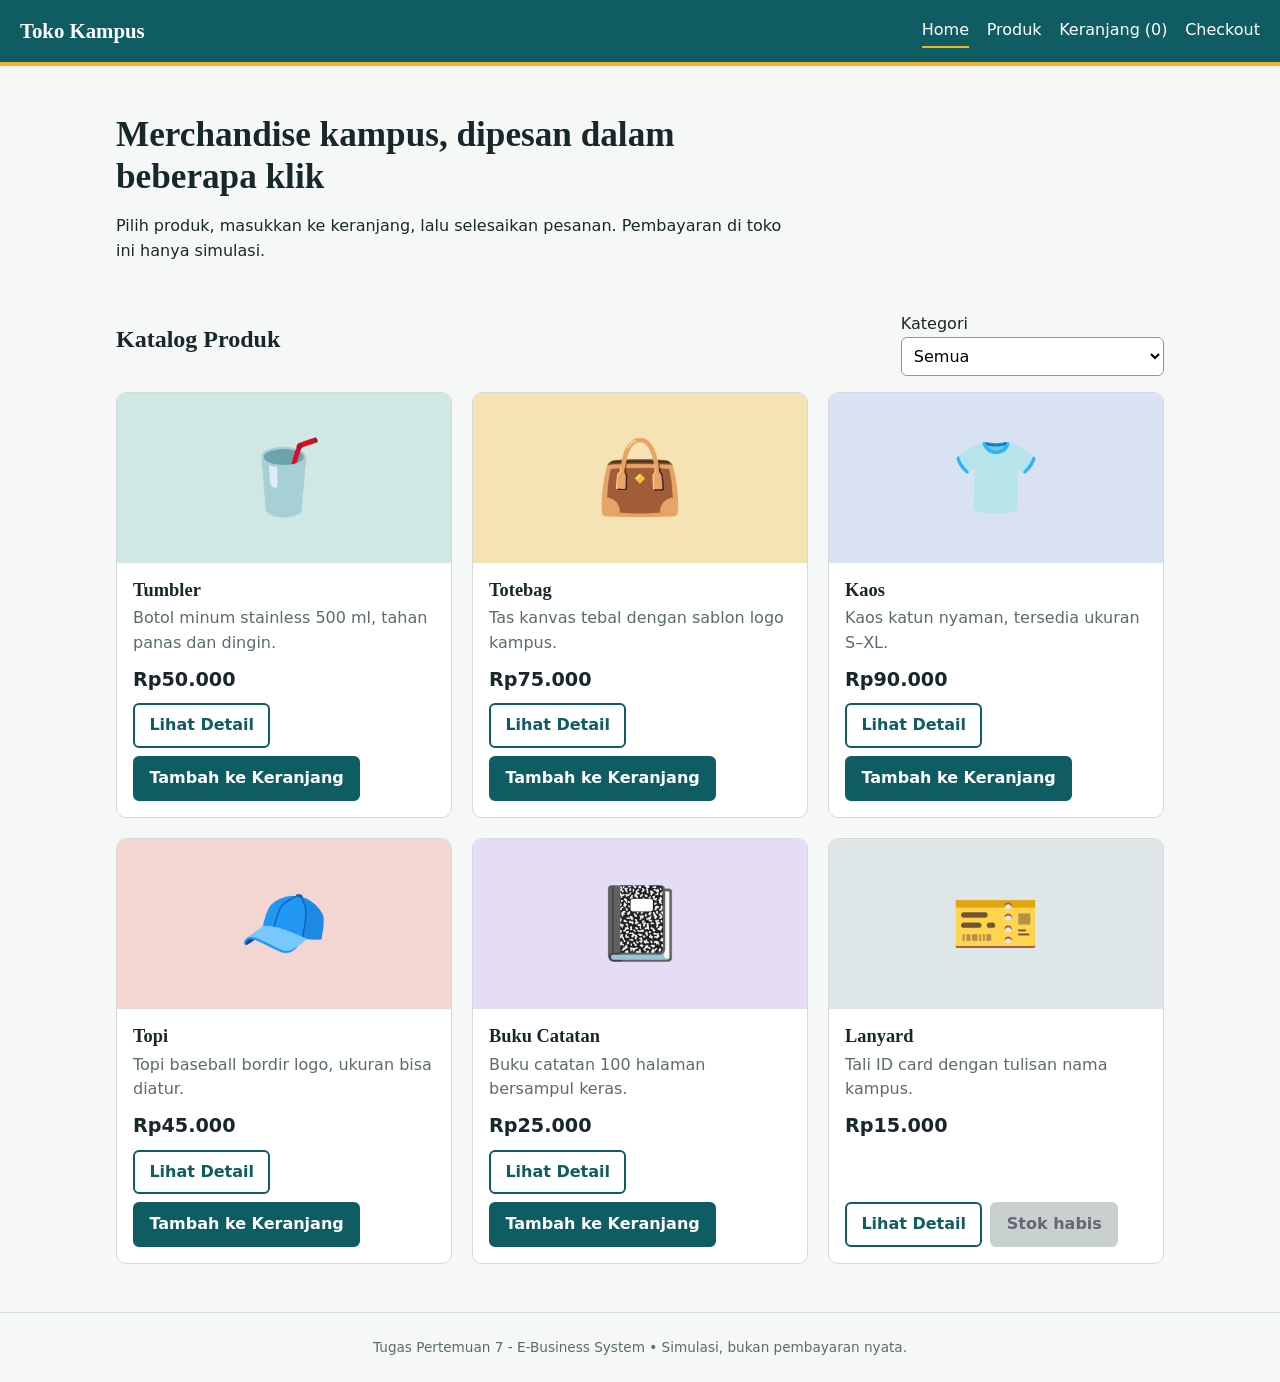
<file: index.html>
<!DOCTYPE html>
<html lang="id">
<head>
<meta charset="UTF-8">
<meta name="viewport" content="width=device-width, initial-scale=1">
<title>Home | Toko Kampus</title>
<link rel="stylesheet" href="css/style.css">
</head>
<body data-page="home">
<header class="site-header">
  <a class="brand" href="index.html">Toko Kampus</a>
  <nav aria-label="Navigasi utama">
    <a href="index.html">Home</a>
    <a href="index.html#katalog">Produk</a>
    <a href="cart.html">Keranjang (<span id="cart-count">0</span>)</a>
    <a href="checkout.html">Checkout</a>
  </nav>
</header>
<main>
  <section class="hero">
    <h1>Merchandise kampus, dipesan dalam beberapa klik</h1>
    <p>Pilih produk, masukkan ke keranjang, lalu selesaikan pesanan. Pembayaran di toko ini hanya simulasi.</p>
  </section>
  <section id="katalog" aria-labelledby="judul-katalog">
    <div class="bar">
      <h2 id="judul-katalog">Katalog Produk</h2>
      <label>Kategori <select id="filter"><option value="">Semua</option></select></label>
    </div>
    <div class="grid" id="product-list"></div>
  </section>
</main>
<footer class="site-footer">Tugas Pertemuan 7 - E-Business System • Simulasi, bukan pembayaran nyata.</footer>
<script src="js/script.js"></script>
</body>
</html>
</file>
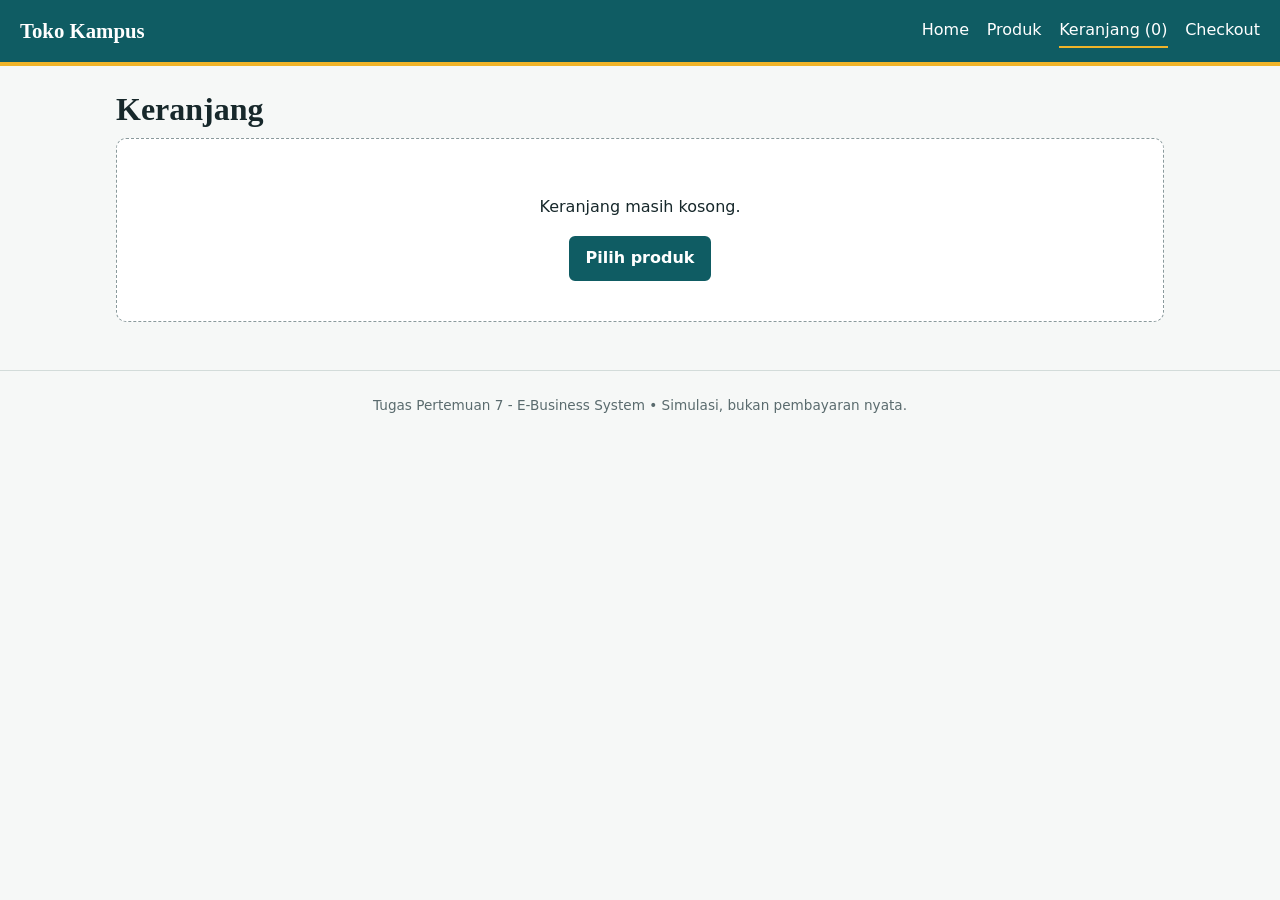
<file: cart.html>
<!DOCTYPE html>
<html lang="id">
<head>
<meta charset="UTF-8">
<meta name="viewport" content="width=device-width, initial-scale=1">
<title>Keranjang | Toko Kampus</title>
<link rel="stylesheet" href="css/style.css">
</head>
<body data-page="cart">
<header class="site-header">
  <a class="brand" href="index.html">Toko Kampus</a>
  <nav aria-label="Navigasi utama">
    <a href="index.html">Home</a>
    <a href="index.html#katalog">Produk</a>
    <a href="cart.html">Keranjang (<span id="cart-count">0</span>)</a>
    <a href="checkout.html">Checkout</a>
  </nav>
</header>
<main>
  <h1>Keranjang</h1>
  <section id="cart-box"></section>
</main>
<footer class="site-footer">Tugas Pertemuan 7 - E-Business System • Simulasi, bukan pembayaran nyata.</footer>
<script src="js/script.js"></script>
</body>
</html>
</file>
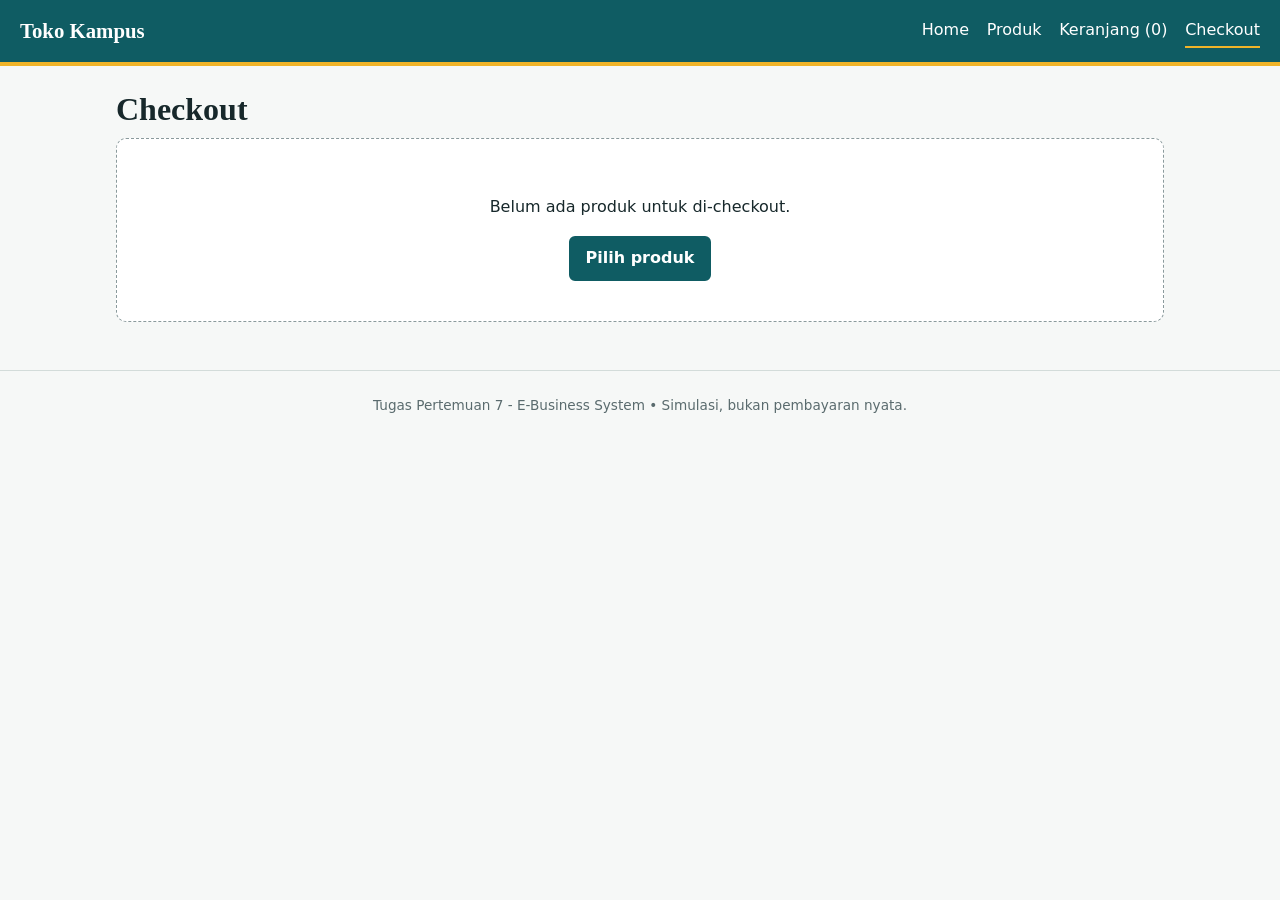
<file: checkout.html>
<!DOCTYPE html>
<html lang="id">
<head>
<meta charset="UTF-8">
<meta name="viewport" content="width=device-width, initial-scale=1">
<title>Checkout | Toko Kampus</title>
<link rel="stylesheet" href="css/style.css">
</head>
<body data-page="checkout">
<header class="site-header">
  <a class="brand" href="index.html">Toko Kampus</a>
  <nav aria-label="Navigasi utama">
    <a href="index.html">Home</a>
    <a href="index.html#katalog">Produk</a>
    <a href="cart.html">Keranjang (<span id="cart-count">0</span>)</a>
    <a href="checkout.html">Checkout</a>
  </nav>
</header>
<main>
  <h1>Checkout</h1>
  <section id="checkout-box"></section>
</main>
<footer class="site-footer">Tugas Pertemuan 7 - E-Business System • Simulasi, bukan pembayaran nyata.</footer>
<script src="js/script.js"></script>
</body>
</html>
</file>
<file: css/style.css>
:root{--teal:#0f5c63;--teal-dk:#0a444a;--sun:#f0b429;--ink:#17282b;--paper:#f6f8f7;--line:#d3dcda;--muted:#5a6b6e;--err:#b3261e;--ok:#1d7a46}
*{box-sizing:border-box}
body{margin:0;font-family:system-ui,"Segoe UI",Arial,sans-serif;color:var(--ink);background:var(--paper);line-height:1.55}
h1,h2,h3{font-family:Georgia,"Times New Roman",serif;line-height:1.2;margin:0 0 .6rem}
a{color:var(--teal)}
main{max-width:1080px;margin:0 auto;padding:1.5rem 1rem 3rem}
.site-header{display:flex;flex-wrap:wrap;gap:.5rem 1.5rem;justify-content:space-between;align-items:center;padding:.9rem 1.25rem;background:var(--teal);border-bottom:4px solid var(--sun)}
.brand{font:700 1.3rem Georgia,serif;color:#fff;text-decoration:none}
nav{display:flex;flex-wrap:wrap;gap:.25rem 1.1rem}
nav a{color:#fff;text-decoration:none;padding:.2rem 0;border-bottom:2px solid transparent}
nav a:hover,nav a:focus-visible,nav a.active{border-bottom-color:var(--sun)}
:focus-visible{outline:3px solid var(--sun);outline-offset:2px}
.hero{padding:1.5rem 0 2rem;max-width:42rem}
.hero h1{font-size:2.2rem}
.bar{display:flex;justify-content:space-between;align-items:center;flex-wrap:wrap;gap:.5rem;margin-bottom:1rem}
.grid{display:grid;grid-template-columns:repeat(3,1fr);gap:1.25rem}
.card{background:#fff;border:1px solid var(--line);border-radius:10px;overflow:hidden;display:flex;flex-direction:column}
.thumb{display:flex;align-items:center;justify-content:center;height:170px;font-size:4.5rem;text-decoration:none}
.card-body{padding:1rem;display:flex;flex-direction:column;gap:.35rem;flex:1}
.card h3{font-size:1.15rem;margin:0}.card h3 a{color:var(--ink);text-decoration:none}
.muted,.note{color:var(--muted);margin:0}
.note{background:#fff7e0;border-left:4px solid var(--sun);padding:.6rem .8rem;margin-bottom:1rem;color:var(--ink)}
.price{font-weight:700;font-size:1.2rem;margin:.2rem 0}
.actions{display:flex;flex-wrap:wrap;gap:.5rem;margin-top:auto}
.btn{display:inline-block;font:inherit;font-weight:600;cursor:pointer;text-decoration:none;text-align:center;background:var(--teal);color:#fff;border:2px solid var(--teal);border-radius:6px;padding:.5rem .9rem}
.btn:hover{background:var(--teal-dk);border-color:var(--teal-dk)}
.btn.ghost{background:transparent;color:var(--teal)}.btn.ghost:hover{background:#e3efee}
.btn.danger{background:transparent;color:var(--err);border-color:var(--err)}
.btn:disabled{background:#c9d1d0;border-color:#c9d1d0;color:#667;cursor:not-allowed}
.detail{display:grid;grid-template-columns:1fr 1fr;gap:2rem;background:#fff;border:1px solid var(--line);border-radius:10px;padding:1.25rem}
.detail .thumb{height:300px;border-radius:8px}
.back{display:inline-block;margin-bottom:1rem}
table{width:100%;border-collapse:collapse;background:#fff;border:1px solid var(--line)}
th,td{padding:.65rem .7rem;border-bottom:1px solid var(--line);text-align:left}
th{background:#e3efee}
input,select{font:inherit;padding:.5rem;border:1px solid #8a9a9c;border-radius:6px;width:100%;background:#fff}
td input[type=number],.qty{width:5rem}
.form{display:flex;flex-direction:column;gap:.35rem;background:#fff;border:1px solid var(--line);border-radius:10px;padding:1.25rem}
.form label{font-weight:600;margin-top:.5rem}
.form .btn{margin-top:1rem}
.error{color:var(--err);min-height:1.1em}
input[aria-invalid=true]{border-color:var(--err)}
.checkout{display:grid;grid-template-columns:1.3fr 1fr;gap:1.5rem;align-items:start}
.summary{background:#fff;border:1px solid var(--line);border-radius:10px;padding:1.25rem}
.summary ul{padding:0;margin:0 0 1rem;list-style:none}
.summary li{display:flex;justify-content:space-between;padding:.3rem 0;border-bottom:1px dashed var(--line)}
.total{display:flex;justify-content:space-between;font-weight:700;font-size:1.2rem;gap:1rem}
.badge{display:inline-block;padding:.1rem .6rem;border-radius:99px;font-weight:700;font-size:.85rem;background:#e3efee}
.badge.PAID,.badge.SUCCESS{background:#d6f0e0;color:var(--ok)}
.badge.PAYMENT_FAILED,.badge.FAILED{background:#f9dedc;color:var(--err)}
.msg{padding:.8rem 1rem;border-radius:8px;margin:1rem 0}
.msg.ok{background:#d6f0e0}.msg.bad{background:#f9dedc}
.empty{text-align:center;padding:2.5rem 1rem;background:#fff;border:1px dashed #8a9a9c;border-radius:10px}
.cart-foot{display:flex;justify-content:space-between;align-items:center;flex-wrap:wrap;gap:1rem;margin-top:1rem}
.site-footer{text-align:center;color:var(--muted);font-size:.85rem;padding:1.5rem 1rem;border-top:1px solid var(--line)}
#toast{position:fixed;left:50%;bottom:1.5rem;transform:translate(-50%,20px);background:var(--ink);color:#fff;padding:.7rem 1.1rem;border-radius:8px;opacity:0;pointer-events:none;transition:opacity .2s,transform .2s}
#toast.show{opacity:1;transform:translate(-50%,0)}#toast.err{background:var(--err)}
@media(max-width:900px){.grid{grid-template-columns:repeat(2,1fr)}.detail,.checkout{grid-template-columns:1fr}}
@media(max-width:560px){.grid{grid-template-columns:1fr}.hero h1{font-size:1.7rem}th:nth-child(2),td:nth-child(2){display:none}}
@media(prefers-reduced-motion:reduce){#toast{transition:none}}
</file>
